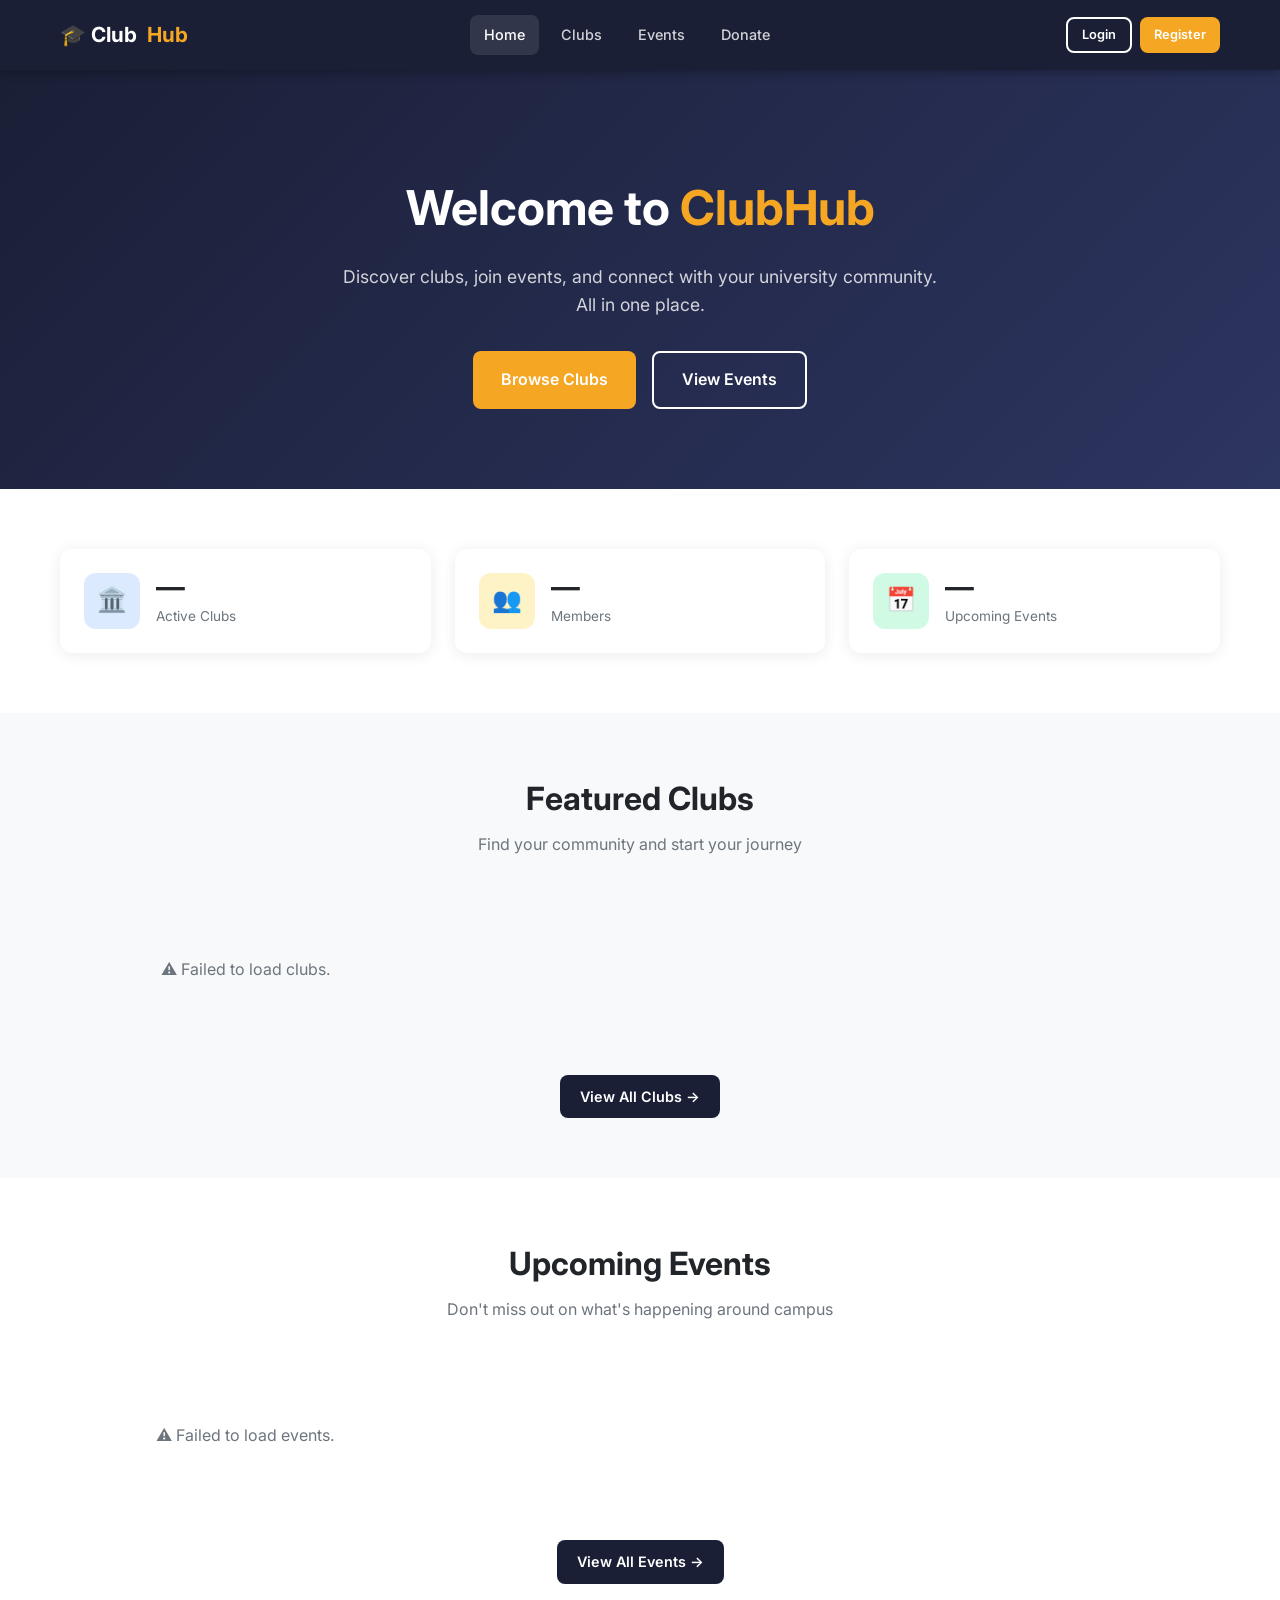
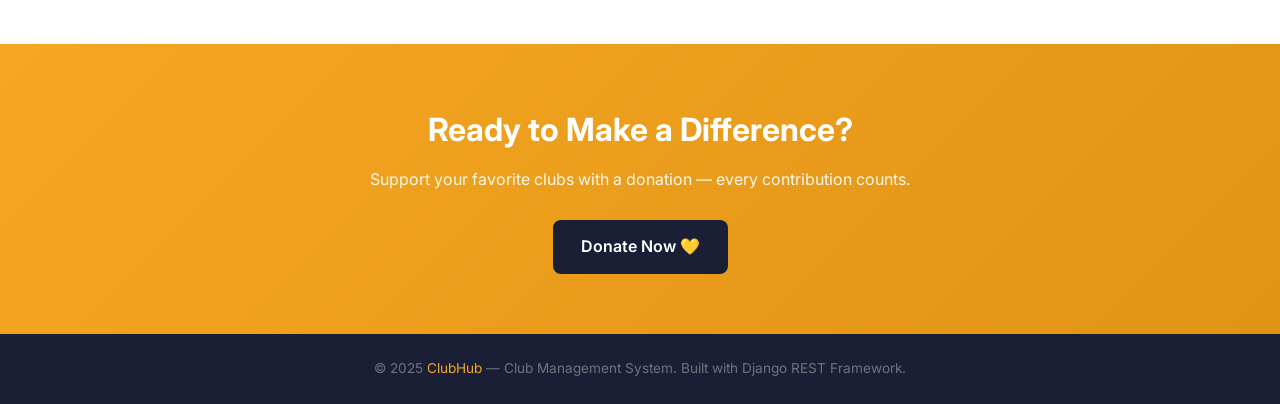
<file: frontend/index.html>
<!DOCTYPE html>
<html lang="en">
<head>
    <meta charset="UTF-8">
    <meta name="viewport" content="width=device-width, initial-scale=1.0">
    <title>ClubHub — Club Management System</title>
    <link rel="preconnect" href="https://fonts.googleapis.com">
    <link href="https://fonts.googleapis.com/css2?family=Inter:wght@400;500;600;700&display=swap" rel="stylesheet">
    <link rel="stylesheet" href="css/base.css">
    <link rel="stylesheet" href="css/navbar.css">
    <link rel="stylesheet" href="css/buttons.css">
    <link rel="stylesheet" href="css/cards.css">
    <style>
        /* Hero Section */
        .hero {
            background: linear-gradient(135deg, var(--primary) 0%, var(--primary-light) 100%);
            color: var(--white);
            padding: 100px 0 80px;
            text-align: center;
        }
        .hero h1 { font-size: 3rem; margin-bottom: 16px; }
        .hero h1 span { color: var(--accent); }
        .hero p { font-size: 1.1rem; color: rgba(255,255,255,0.8); max-width: 600px; margin: 0 auto 32px; }
        .hero-buttons { display: flex; gap: 16px; justify-content: center; flex-wrap: wrap; }

        /* Stats Section */
        .stats-section { padding: 60px 0; background: var(--white); }
        .stats-section .grid-4 { gap: 24px; }

        /* Section headers */
        .section-title { text-align: center; margin-bottom: 40px; }
        .section-title h2 { color: var(--dark); margin-bottom: 8px; }
        .section-title p { color: var(--text-muted); }

        /* CTA Banner */
        .cta-banner {
            background: linear-gradient(135deg, var(--accent), var(--accent-hover));
            padding: 60px 0;
            text-align: center;
            color: var(--white);
        }
        .cta-banner h2 { color: var(--white); margin-bottom: 12px; }
        .cta-banner p { color: rgba(255,255,255,0.9); margin-bottom: 28px; }
    </style>
</head>
<body>

    <!-- Navbar -->
    <div id="navbar"></div>

    <!-- Hero Section -->
    <section class="hero">
        <div class="container">
            <h1>Welcome to <span>ClubHub</span></h1>
            <p>Discover clubs, join events, and connect with your university community. All in one place.</p>
            <div class="hero-buttons">
                <a href="clubs.html" class="btn btn-primary btn-lg">Browse Clubs</a>
                <a href="events.html" class="btn btn-outline-white btn-lg">View Events</a>
            </div>
        </div>
    </section>

    <!-- Stats Section -->
    <section class="stats-section">
        <div class="container">
            <div class="grid-3" id="stats-grid">
                <div class="stat-card">
                    <div class="stat-icon blue">🏛️</div>
                    <div>
                        <div class="stat-value" id="stat-clubs">—</div>
                        <div class="stat-label">Active Clubs</div>
                    </div>
                </div>
                <div class="stat-card">
                    <div class="stat-icon gold">👥</div>
                    <div>
                        <div class="stat-value" id="stat-members">—</div>
                        <div class="stat-label">Members</div>
                    </div>
                </div>
                <div class="stat-card">
                    <div class="stat-icon green">📅</div>
                    <div>
                        <div class="stat-value" id="stat-events">—</div>
                        <div class="stat-label">Upcoming Events</div>
                    </div>
                </div>
            </div>
        </div>
    </section>

    <!-- Featured Clubs -->
    <section class="section" style="background: var(--light);">
        <div class="container">
            <div class="section-title">
                <h2>Featured Clubs</h2>
                <p>Find your community and start your journey</p>
            </div>
            <div class="grid-3" id="clubs-grid">
                <!-- Loaded by JS -->
            </div>
            <div style="text-align:center; margin-top: 32px;">
                <a href="clubs.html" class="btn btn-dark">View All Clubs →</a>
            </div>
        </div>
    </section>

    <!-- Upcoming Events -->
    <section class="section" style="background: var(--white);">
        <div class="container">
            <div class="section-title">
                <h2>Upcoming Events</h2>
                <p>Don't miss out on what's happening around campus</p>
            </div>
            <div class="grid-3" id="events-grid">
                <!-- Loaded by JS -->
            </div>
            <div style="text-align:center; margin-top: 32px;">
                <a href="events.html" class="btn btn-dark">View All Events →</a>
            </div>
        </div>
    </section>

    <!-- CTA Banner -->
    <section class="cta-banner">
        <div class="container">
            <h2>Ready to Make a Difference?</h2>
            <p>Support your favorite clubs with a donation — every contribution counts.</p>
            <a href="donate.html" class="btn btn-dark btn-lg">Donate Now 💛</a>
        </div>
    </section>

    <!-- Footer -->
    <div id="footer"></div>

    <!-- Scripts -->
    <script src="js/config.js"></script>
    <script src="js/utils.js"></script>
    <script src="js/clubs.js"></script>
    <script src="js/auth.js"></script>
    <script>
        // Initialize page
        Utils.renderNavbar('home');
        Utils.renderFooter();

        Clubs.loadClubs();

        // Load stats
        async function loadStats() {
            try {
                const clubsRes = await Utils.get(CONFIG.ENDPOINTS.CLUBS);
                const clubsData = await clubsRes.json();
                document.getElementById('stat-clubs').textContent = clubsData.length;

                const eventsRes = await Utils.get(CONFIG.ENDPOINTS.EVENTS + '?status=UPCOMING');
                const eventsData = await eventsRes.json();
                document.getElementById('stat-events').textContent = eventsData.length;

                let totalMembers = 0;
                clubsData.forEach(c => totalMembers += (c.member_count || 0));
                document.getElementById('stat-members').textContent = totalMembers;

                document.getElementById('stat-donations').textContent = '—';
            } catch (e) {
                console.log('Stats load error:', e);
            }
        }

        // Load featured clubs
        async function loadClubs() {
            const grid = document.getElementById('clubs-grid');
            Utils.showLoading('clubs-grid');
            try {
                const res = await Utils.get(CONFIG.ENDPOINTS.CLUBS);
                const clubs = await res.json();
                const featured = clubs.slice(0, 3);
                if (featured.length === 0) {
                    Utils.showEmpty('clubs-grid', 'No clubs available yet.');
                    return;
                }
                grid.innerHTML = featured.map(club => `
                    <div class="card club-card" onclick="window.location='club-detail.html?id=${club.id}'">
                        <div class="club-card-image">🎓</div>
                        <div class="card-body">
                            <h3>${club.name}</h3>
                            <p>${Utils.truncate(club.description, 100)}</p>
                            <div class="club-card-meta">
                                <span>👥 ${club.member_count} / ${club.max_members} members</span>
                                ${club.is_full ? '<span class="badge badge-danger">Full</span>' : '<span class="badge badge-success">Open</span>'}
                            </div>
                            <div class="progress-bar-wrap">
                                <div class="progress-bar-fill ${club.is_full ? 'full' : ''}"
                                     style="width: ${Math.min((club.member_count/club.max_members)*100, 100)}%">
                                </div>
                            </div>
                        </div>
                        <div class="card-footer">
                            <a href="club-detail.html?id=${club.id}" class="btn btn-dark btn-sm">View Details</a>
                        </div>
                    </div>
                `).join('');
            } catch (e) {
                Utils.showError('clubs-grid', 'Failed to load clubs.');
            }
        }

        // Load upcoming events
        async function loadEvents() {
            const grid = document.getElementById('events-grid');
            Utils.showLoading('events-grid');
            try {
                const res = await Utils.get(CONFIG.ENDPOINTS.EVENTS + '?status=UPCOMING');
                const events = await res.json();
                const featured = events.slice(0, 3);
                if (featured.length === 0) {
                    Utils.showEmpty('events-grid', 'No upcoming events yet.');
                    return;
                }
                grid.innerHTML = featured.map(event => {
                    const date = new Date(event.date);
                    return `
                    <div class="card">
                        <div class="card-body">
                            <div class="flex gap-2" style="margin-bottom:16px;">
                                <div class="event-card-date">
                                    <div class="day">${date.getDate()}</div>
                                    <div class="month">${date.toLocaleString('default',{month:'short'})}</div>
                                </div>
                                <div>
                                    <h4 style="color:var(--dark);margin-bottom:4px;">${event.title}</h4>
                                    <p style="font-size:0.85rem;">📍 ${event.location}</p>
                                    <p style="font-size:0.85rem;">🏛️ ${event.club?.name || 'N/A'}</p>
                                </div>
                            </div>
                            <p style="font-size:0.85rem;">${Utils.truncate(event.description, 80)}</p>
                        </div>
                        <div class="card-footer">
                            <a href="events.html" class="btn btn-primary btn-sm">View Event</a>
                        </div>
                    </div>
                    `;
                }).join('');
            } catch (e) {
                Utils.showError('events-grid', 'Failed to load events.');
            }
        }

        // Run on page load
        loadStats();
        loadClubs();
        loadEvents();
    </script>
</body>
</html>
</file>
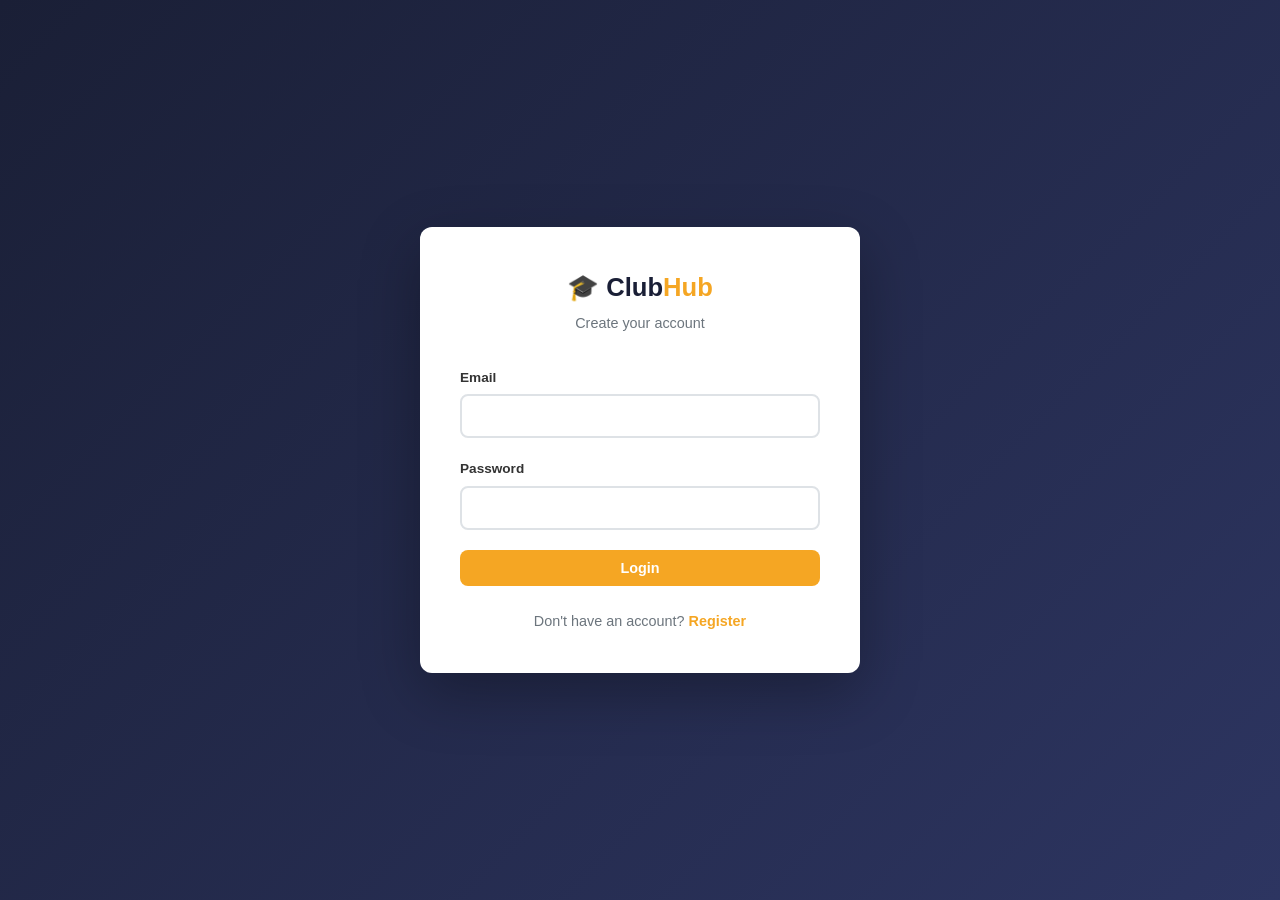
<file: frontend/admin.html>
<!DOCTYPE html>
<html>
<head>
    <title>Admin Panel</title>
    <link rel="stylesheet" href="css/base.css">
    <link rel="stylesheet" href="css/navbar.css">
    <link rel="stylesheet" href="css/buttons.css">
    <link rel="stylesheet" href="css/cards.css">
    <link rel="stylesheet" href="css/forms.css">
    <link rel="stylesheet" href="css/dashboard.css">
</head>
<body>

<div id="navbar"></div>

<h2>Admin Panel</h2>

<h3>Pending Membership Requests</h3>

<div class="dashboard-layout">

    <!-- 🔹 SIDEBAR -->
    <div class="sidebar">
        <div class="sidebar-section">
            <div class="sidebar-label">Admin Panel</div>

            <div class="sidebar-link active" onclick="Admin.showSection(event, 'overview')">
                📊 Overview
            </div>

            <div class="sidebar-link" onclick="Admin.showSection(event, 'memberships')">
                🏛️ Memberships
            </div>

            <div class="sidebar-link" onclick="Admin.showSection(event, 'clubs')">
                🏛️ Clubs
            </div>

            <div class="sidebar-link" onclick="Admin.showSection(event, 'events')">
                📅 Events
            </div>

            <div class="sidebar-link" onclick="Admin.showSection(event, 'donations')">
                💰 Donations
            </div>
        </div>
    </div>

    <!-- 🔹 MAIN -->
    <div class="dashboard-main">

        <!-- OVERVIEW -->
        <div id="overview" class="dashboard-section active">
            <div class="stats-row">

                <div class="stat-card">
                    <div class="stat-icon blue">👥</div>
                    <div>
                        <div id="stat-users" class="stat-value">0</div>
                        <div class="stat-label">Users</div>
                    </div>
                </div>

                <div class="stat-card">
                    <div class="stat-icon green">🏛️</div>
                    <div>
                        <div id="stat-clubs" class="stat-value">0</div>
                        <div class="stat-label">Clubs</div>
                    </div>
                </div>

                <div class="stat-card">
                    <div class="stat-icon gold">💰</div>
                    <div>
                        <div id="stat-donations" class="stat-value">0</div>
                        <div class="stat-label">Donations</div>
                    </div>
                </div>

            </div>
        </div>

        <!-- MEMBERSHIPS -->
        <div id="memberships" class="dashboard-section">
            <h2>Pending Memberships</h2>
            <div id="pending-memberships" class="grid-3"></div>
        </div>

        <!-- CLUBS -->
        <div id="clubs" class="dashboard-section">
            <h2>All Clubs</h2>
            <button onclick="Admin.showCreateClubModal()" class="btn btn-primary" style="margin-bottom: 20px;">
                + Create New Club
            </button>
            <div id="clubs-list" class="grid-3"></div>
        </div>

        <!-- CREATE CLUB MODAL -->
        <div id="create-club-modal" class="modal" style="display: none;">
            <div class="modal-content">
                <span onclick="Admin.closeCreateClubModal()" class="close">&times;</span>
                <h2>Create New Club</h2>
                <form id="create-club-form">
                    <div class="form-group">
                        <label>Club Name</label>
                        <input type="text" id="club-name" required>
                    </div>
                    <div class="form-group">
                        <label>Description</label>
                        <textarea id="club-description" required></textarea>
                    </div>
                    <button type="submit" class="btn btn-primary">Create Club</button>
                </form>
            </div>
        </div>

        <!-- CLUB MEMBERS MODAL -->
        <div id="club-members-modal" class="modal" style="display: none;">
            <div class="modal-content">
                <span onclick="Admin.closeClubMembersModal()" class="close">&times;</span>
                <h2>Club Members</h2>
                <div id="club-members-list"></div>
            </div>
        </div>

        <!-- EVENTS -->
        <div id="events" class="dashboard-section">
            <h2>All Events</h2>

            <div class="card" style="margin-bottom: 24px;">
                <div class="card-body">
                    <h3>Create Event</h3>
                    <form id="admin-create-event-form">
                        <div class="form-group">
                            <label>Club</label>
                            <select id="admin-event-club" required>
                                <option value="">Select a club...</option>
                            </select>
                        </div>
                        <div class="form-group">
                            <label>Title</label>
                            <input type="text" id="admin-event-title" required>
                        </div>
                        <div class="form-group">
                            <label>Description</label>
                            <textarea id="admin-event-description" required></textarea>
                        </div>
                        <div class="form-group">
                            <label>Date & Time</label>
                            <input type="datetime-local" id="admin-event-date" required>
                        </div>
                        <div class="form-group">
                            <label>Location</label>
                            <input type="text" id="admin-event-location" required>
                        </div>
                        <div class="form-group">
                            <label>Capacity</label>
                            <input type="number" id="admin-event-capacity" min="1" required>
                        </div>
                        <button type="submit" class="btn btn-primary">Create Event</button>
                    </form>
                </div>
            </div>

            <div id="events-list" class="grid-3"></div>
        </div>

        <!-- DONATIONS -->
        <div id="donations" class="dashboard-section">
            <h2>All Donations</h2>
            <div id="donations-list" class="grid-3"></div>
        </div>

    </div>
</div>

<div id="pending-memberships"></div>

<h3>All Users</h3>
<div id="users"></div>

<div id="footer"></div>

<script src="js/config.js"></script>
<script src="js/utils.js"></script>
<script src="js/auth.js"></script>
<script src="js/admin.js"></script>

<script>
Utils.renderNavbar();
Utils.renderFooter();

Admin.init();
</script>

</body>
</html>
</file>
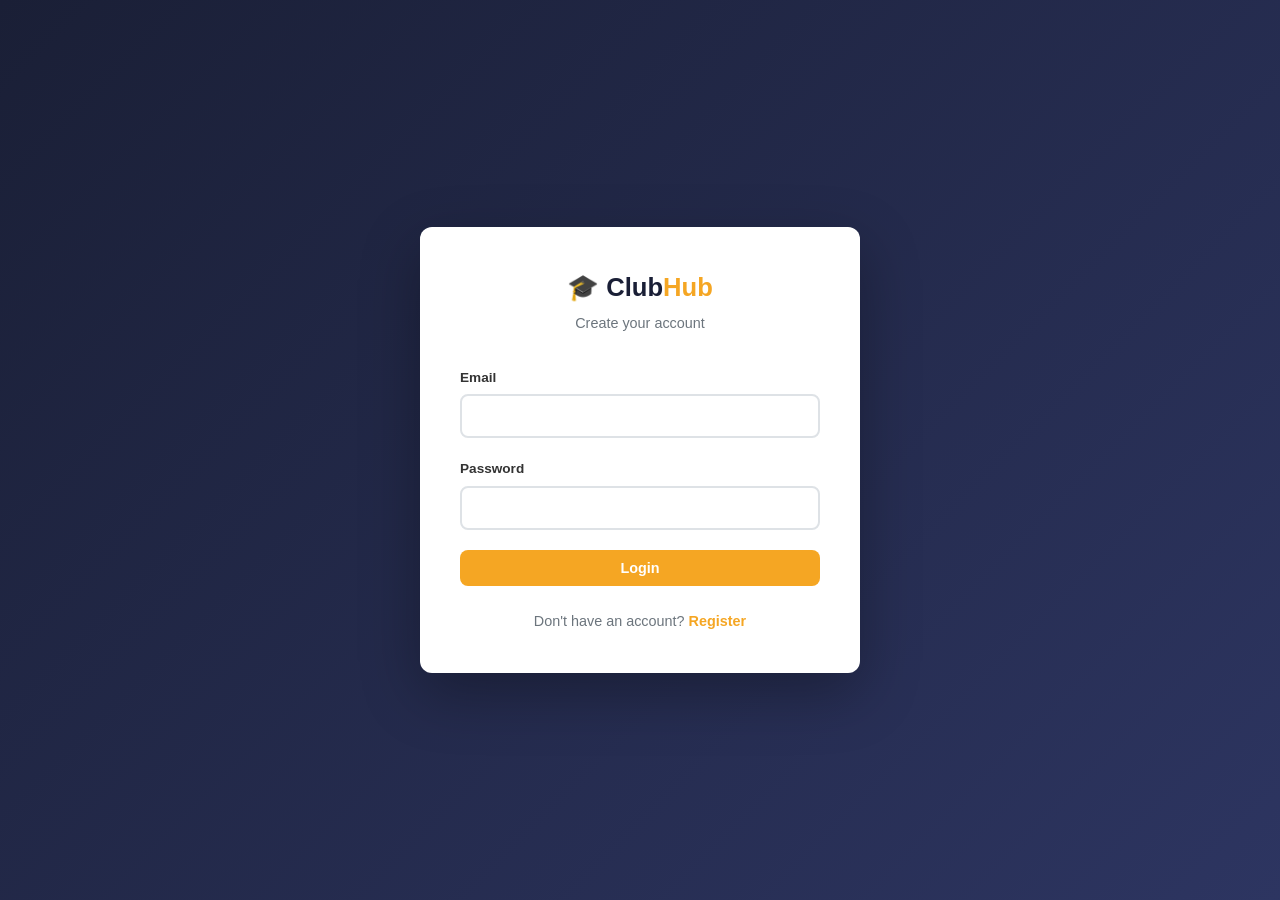
<file: frontend/club-admin.html>
<!DOCTYPE html>
<html>
<head>
    <title>Club Admin Panel</title>
    <link rel="stylesheet" href="css/base.css">
    <link rel="stylesheet" href="css/navbar.css">
    <link rel="stylesheet" href="css/buttons.css">
    <link rel="stylesheet" href="css/cards.css">
    <link rel="stylesheet" href="css/forms.css">
    <link rel="stylesheet" href="css/dashboard.css">
</head>
<body>

<div id="navbar"></div>

<h2>My Club Dashboard</h2>

<div class="dashboard-layout">

    <!-- Sidebar -->
    <div class="sidebar">
        <div class="sidebar-section">
            <div class="sidebar-label">Club Admin</div>

            <div class="sidebar-link active" onclick="ClubAdmin.showSection(event, 'overview')">
                📊 Overview
            </div>

            <div class="sidebar-link" onclick="ClubAdmin.showSection(event, 'pending')">
                🏛️ Pending Applications
            </div>

            <div class="sidebar-link" onclick="ClubAdmin.showSection(event, 'members')">
                👥 Members
            </div>

            <div class="sidebar-link" onclick="ClubAdmin.showSection(event, 'events')">
                📅 Events
            </div>

            <div class="sidebar-link" onclick="ClubAdmin.showSection(event, 'donations')">
                💰 Donations
            </div>
        </div>
    </div>

    <!-- Main -->
    <div class="dashboard-main">

        <!-- Overview -->
        <div id="overview" class="dashboard-section active">
            <h2>My Clubs</h2>
            <div id="my-clubs-list" class="grid-3"></div>
        </div>

        <!-- Pending Applications -->
        <div id="pending" class="dashboard-section">
            <h2>Pending Membership Applications</h2>
            <div id="pending-list" class="grid-3"></div>
        </div>

        <!-- Members -->
        <div id="members" class="dashboard-section">
            <h2>Club Members</h2>
            <div id="members-list" class="grid-3"></div>
        </div>

        <!-- Events -->
        <div id="events" class="dashboard-section">
            <h2>Club Events</h2>

            <div id="create-club-event-section" style="display:none; margin-bottom: 24px;">
                <div class="card">
                    <div class="card-body">
                        <h3>Create Event for Selected Club</h3>
                        <form id="club-admin-create-event-form">
                            <div class="form-group">
                                <label>Event Title</label>
                                <input type="text" id="club-event-title" required>
                            </div>
                            <div class="form-group">
                                <label>Description</label>
                                <textarea id="club-event-description" required></textarea>
                            </div>
                            <div class="form-group">
                                <label>Date & Time</label>
                                <input type="datetime-local" id="club-event-date" required>
                            </div>
                            <div class="form-group">
                                <label>Location</label>
                                <input type="text" id="club-event-location" required>
                            </div>
                            <div class="form-group">
                                <label>Capacity</label>
                                <input type="number" id="club-event-capacity" min="1" required>
                            </div>
                            <button type="submit" class="btn btn-primary">Create Event</button>
                        </form>
                    </div>
                </div>
            </div>

            <div id="club-events-list" class="grid-3"></div>
        </div>

        <!-- Donations -->
        <div id="donations" class="dashboard-section">
            <h2>Club Donations</h2>
            <div id="club-donations-list" class="grid-3"></div>
        </div>

    </div>
</div>

<div id="footer"></div>

<script src="js/config.js"></script>
<script src="js/utils.js"></script>
<script src="js/auth.js"></script>
<script src="js/club-admin.js"></script>

<script>
Utils.renderNavbar();
Utils.renderFooter();

ClubAdmin.init();
</script>

</body>
</html>
</file>
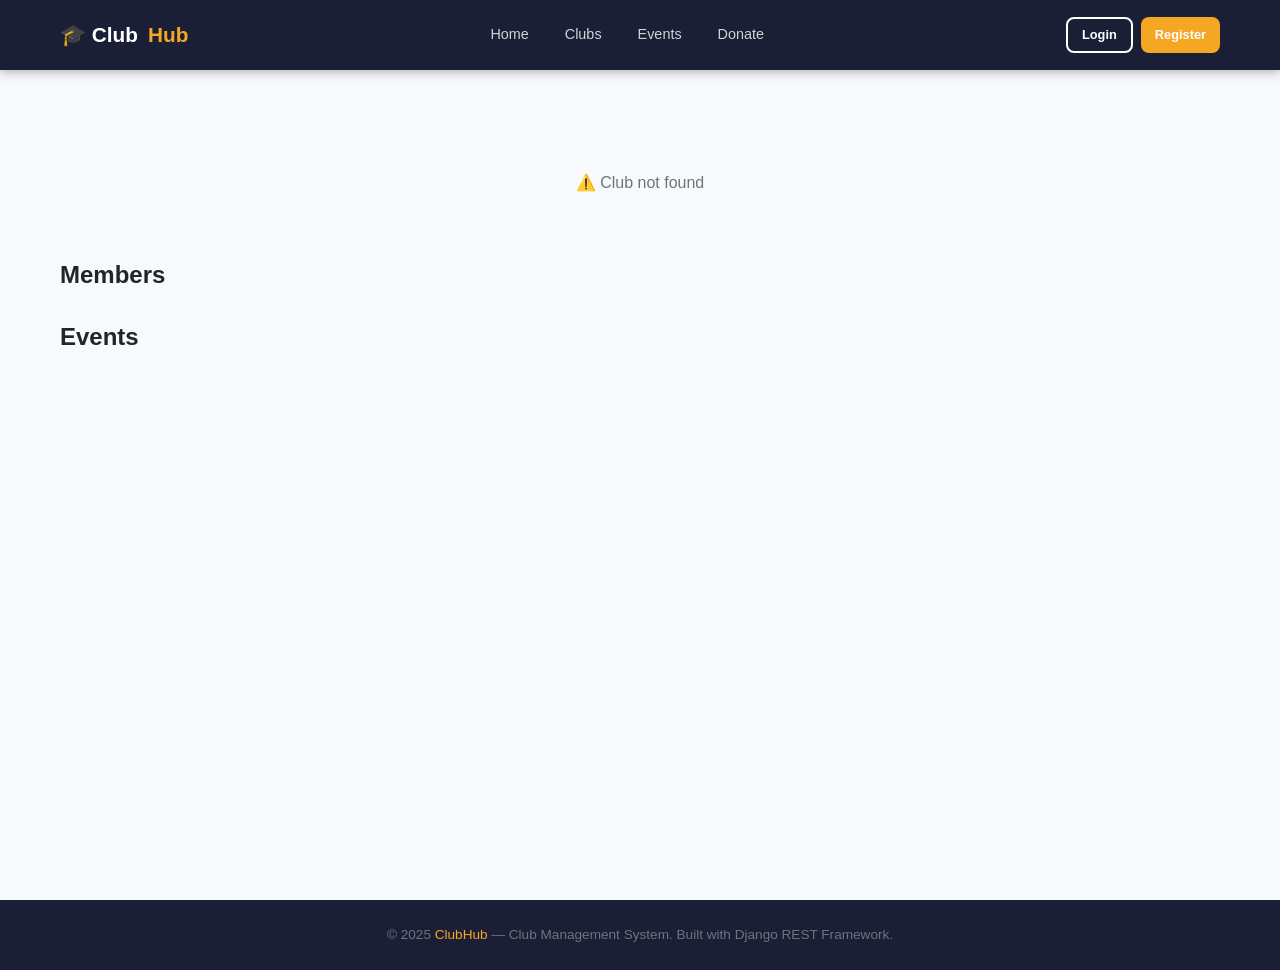
<file: frontend/club-detail.html>
<!DOCTYPE html>
<html>
<head>
    <title>Club Details</title>

    <!-- ✅ CSS (VERY IMPORTANT) -->
    <link rel="stylesheet" href="css/base.css">
    <link rel="stylesheet" href="css/navbar.css">
    <link rel="stylesheet" href="css/buttons.css">
    <link rel="stylesheet" href="css/cards.css">
    <link rel="stylesheet" href="css/dashboard.css">
</head>

<body>

<div id="navbar"></div>

<div class="page-wrapper">
    <div class="container">

        <!-- 🔹 CLUB INFO -->
        <div id="club-detail"></div>

        <!-- 🔹 MEMBERS -->
        <div class="section-header">
            <h2>Members</h2>
        </div>

        <div id="members-list" class="grid-3"></div>

        <!-- 🔹 EVENTS -->
        <div class="section-header">
            <h2>Events</h2>
        </div>

        <div id="events-list" class="grid-3"></div>

    </div>
</div>

<div id="footer"></div>

<script src="js/config.js"></script>
<script src="js/utils.js"></script>
<script src="js/auth.js"></script>
<script src="js/club-detail.js"></script>

<script>
Utils.renderNavbar();
Utils.renderFooter();

ClubDetail.init();
</script>

</body>
</html>
</file>
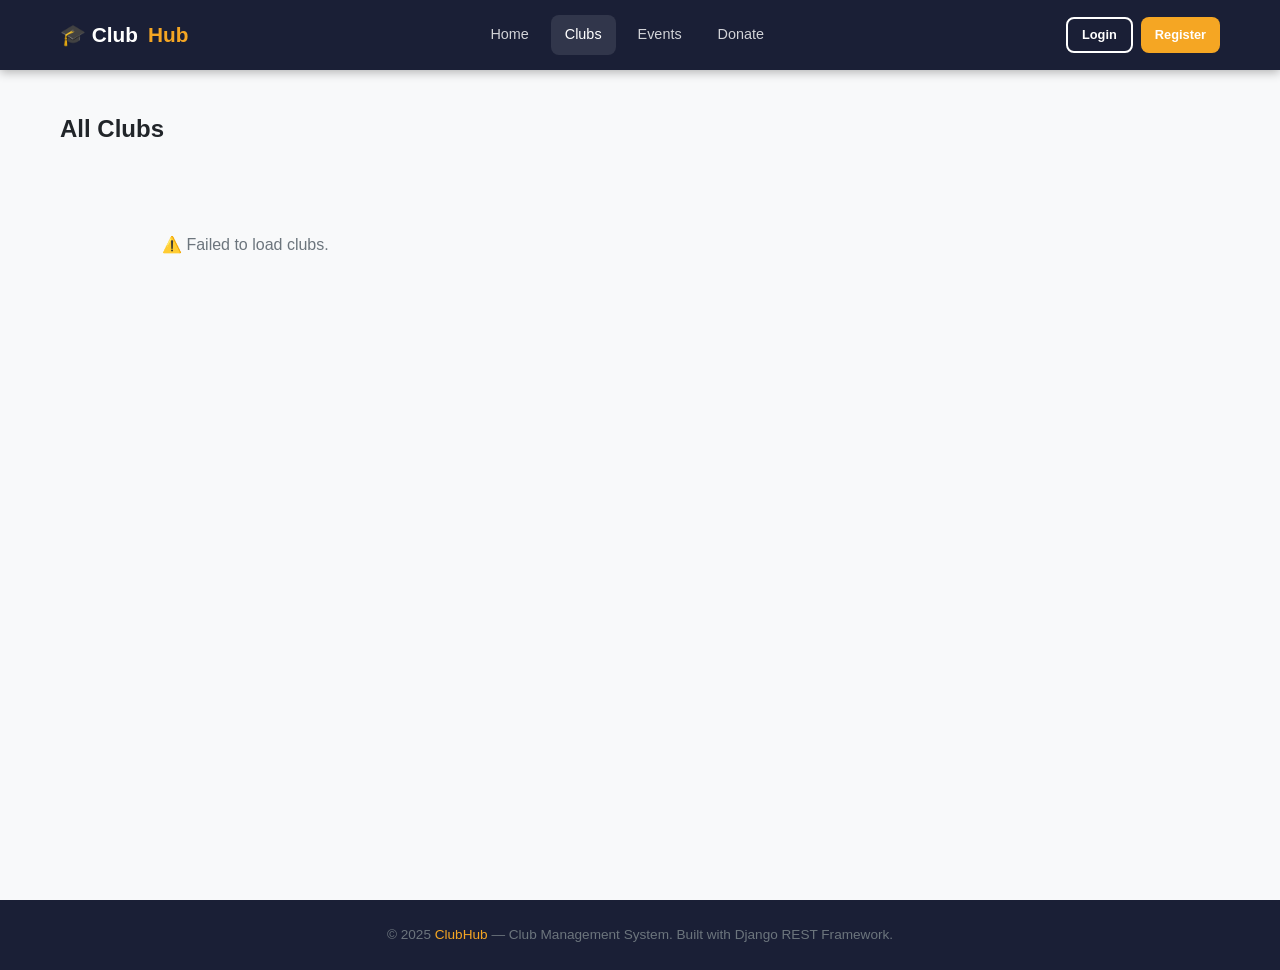
<file: frontend/clubs.html>
<!DOCTYPE html>
<html>
<head>
    <title>Clubs</title>
    <link rel="stylesheet" href="css/base.css">
    <link rel="stylesheet" href="css/navbar.css">
    <link rel="stylesheet" href="css/buttons.css">
    <link rel="stylesheet" href="css/cards.css">
    <link rel="stylesheet" href="css/forms.css">
    <link rel="stylesheet" href="css/dashboard.css">
</head>
<body>

<div id="navbar"></div>

<div class="page-wrapper">
    <div class="container">

        <div class="section-header">
            <h2>All Clubs</h2>
        </div>

        <div id="clubs-grid" class="grid-3"></div>

    </div>
</div>

<div id="footer"></div>

<script src="js/config.js"></script>
<script src="js/utils.js"></script>
<script src="js/auth.js"></script>
<script src="js/clubs.js"></script>

<script>
Utils.renderNavbar('clubs');
Utils.renderFooter();

// 🔥 Load clubs
Clubs.loadClubs();
</script>

</body>
</html>
</file>
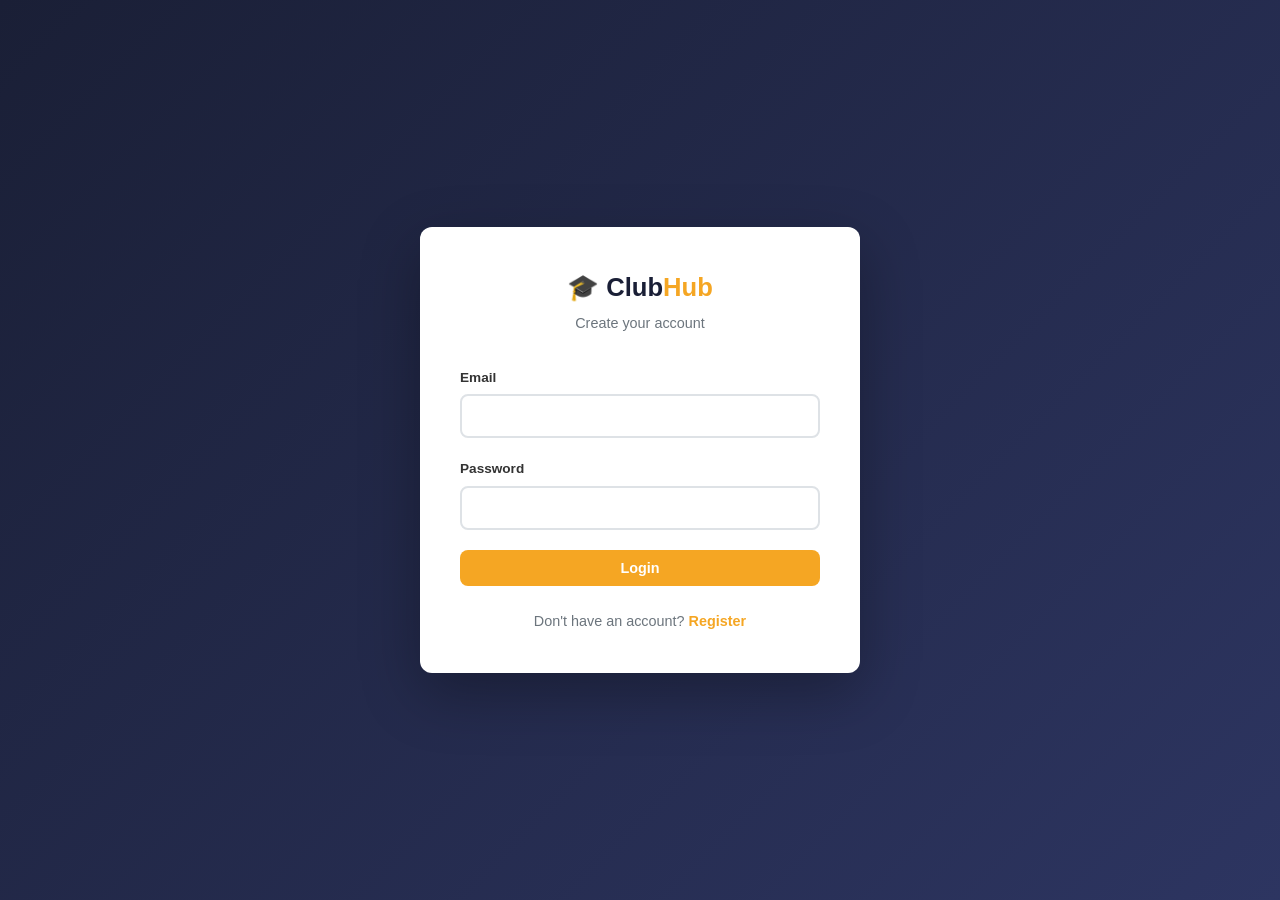
<file: frontend/dashboard.html>
<!DOCTYPE html>
<html>
<head>
    <title>Dashboard</title>
    <link rel="stylesheet" href="css/base.css">
    <link rel="stylesheet" href="css/navbar.css">
    <link rel="stylesheet" href="css/buttons.css">
    <link rel="stylesheet" href="css/cards.css">
    <link rel="stylesheet" href="css/forms.css">
    <link rel="stylesheet" href="css/dashboard.css">
</head>
<body>

<div id="navbar"></div>

<h2>My Dashboard</h2>

<h3>My Memberships</h3>
<div class="dashboard-layout">

    <!-- Sidebar -->
    <div class="sidebar">
        <div class="sidebar-section">
            <div class="sidebar-label">Dashboard</div>

            <div class="sidebar-link active" onclick="Dashboard.showSection('overview')">
                📊 Overview
            </div>

            <div class="sidebar-link" onclick="Dashboard.showSection('memberships')">
                🏛️ Memberships
            </div>

            <div class="sidebar-link" onclick="Dashboard.showSection('events')">
                📅 Events
            </div>

            <div class="sidebar-link" onclick="Dashboard.showSection('donations')">
                💰 Donations
            </div>

            <div id="clubs-link" class="sidebar-link" onclick="Dashboard.showSection('clubs')" style="display: none;">
                🏛️ Clubs
            </div>
        </div>
    </div>

    <!-- Main -->
    <div class="dashboard-main">

        <!-- Success Notification -->
        <div id="donation-success-notification" class="success-notification" style="display: none;">
            <div class="notification-content">
                <span class="notification-icon">✅</span>
                <div class="notification-text">
                    <div class="notification-title">Donation Successful!</div>
                    <div class="notification-details" id="donation-details"></div>
                </div>
                <button class="notification-close" onclick="Dashboard.closeDonationNotification()">✕</button>
            </div>
        </div>

        <!-- 🔹 OVERVIEW -->
        <div id="overview" class="dashboard-section active">

            <div class="stats-row">

                <div class="stat-card">
                    <div class="stat-icon blue">🏛️</div>
                    <div>
                        <div class="stat-value" id="stat-memberships">0</div>
                        <div class="stat-label">Memberships</div>
                    </div>
                </div>

                <div class="stat-card">
                    <div class="stat-icon green">📅</div>
                    <div>
                        <div class="stat-value" id="stat-events">0</div>
                        <div class="stat-label">Events</div>
                    </div>
                </div>

                <div class="stat-card">
                    <div class="stat-icon gold">💰</div>
                    <div>
                        <div class="stat-value" id="stat-donations">0</div>
                        <div class="stat-label">Donations</div>
                    </div>
                </div>

                <div id="stat-clubs-card" class="stat-card" style="display: none;">
                    <div class="stat-icon purple">🏛️</div>
                    <div>
                        <div class="stat-value" id="stat-clubs">0</div>
                        <div class="stat-label">Clubs</div>
                    </div>
                </div>

            </div>
        </div>

        <!-- 🔹 MEMBERSHIPS -->
        <div id="memberships" class="dashboard-section">
            <div class="section-header">
                <h2>My Memberships</h2>
            </div>
            <div id="memberships-list" class="grid-3"></div>
        </div>

        <!-- 🔹 EVENTS -->
        <div id="events" class="dashboard-section">
            <div class="section-header">
                <h2>My Events</h2>
            </div>
            <div id="events-list" class="grid-3"></div>
        </div>

        <!-- 🔹 DONATIONS -->
        <div id="donations" class="dashboard-section">
            <div class="section-header">
                <h2>My Donations</h2>
            </div>
            <div id="donations-list" class="grid-3"></div>
        </div>

        <!-- 🔹 CLUBS -->
        <div id="clubs" class="dashboard-section">
            <div class="section-header">
                <h2>Manage Clubs</h2>
            </div>
            <div id="clubs-list" class="grid-3"></div>
        </div>

    </div>
</div>

<div id="footer"></div>

<script src="js/config.js"></script>
<script src="js/utils.js"></script>
<script src="js/auth.js"></script>
<script src="js/dashboard.js"></script>

<script>
Utils.renderNavbar();
Utils.renderFooter();

Dashboard.init();
</script>

</body>
</html>
</file>
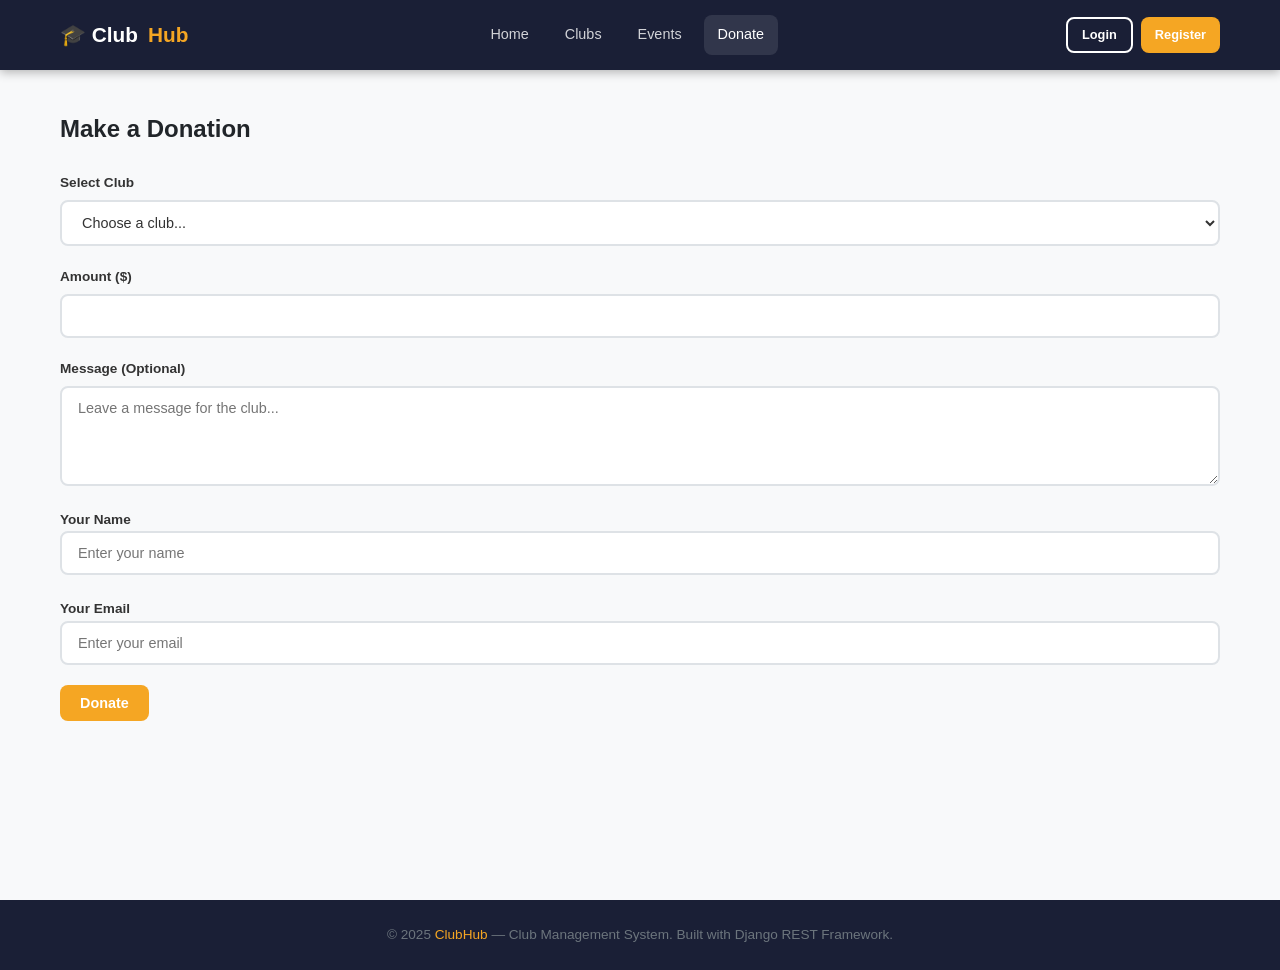
<file: frontend/donate.html>
<!DOCTYPE html>
<html>
<head>
    <title>Donate</title>

    <!-- CSS -->
    <link rel="stylesheet" href="css/base.css">
    <link rel="stylesheet" href="css/navbar.css">
    <link rel="stylesheet" href="css/buttons.css">
    <link rel="stylesheet" href="css/forms.css">
    <link rel="stylesheet" href="css/dashboard.css">
</head>

<body>

<div id="navbar"></div>

<!-- Guest Success Notification -->
<div id="guest-donation-success" class="success-notification" style="display: none;">
    <div class="notification-content">
        <span class="notification-icon">✅</span>
        <div class="notification-text">
            <div class="notification-title">Donation Successful!</div>
            <div class="notification-details" id="guest-donation-details"></div>
        </div>
        <button class="notification-close" onclick="Donations.closeGuestNotification()">✕</button>
    </div>
</div>

<div class="page-wrapper">
    <div class="container">

        <div class="section-header">
            <h2>Make a Donation</h2>
        </div>

        <div class="card">
            <div class="card-body">

                <form id="donationForm">

                    <div class="form-group">
                        <label>Select Club</label>
                        <select id="club" required>
                            <option value="">Choose a club...</option>
                        </select>
                    </div>

                    <div class="form-group">
                        <label>Amount ($)</label>
                        <input type="number" id="amount" min="1" step="0.01" required>
                    </div>

                    <div class="form-group">
                        <label>Message (Optional)</label>
                        <textarea id="message" placeholder="Leave a message for the club..."></textarea>
                    </div>

                    <div class="form-group" id="guestFields" style="display: none;">
                        <label>Your Name</label>
                        <input type="text" id="guestName" placeholder="Enter your name">
                    </div>

                    <div class="form-group" id="guestEmailField" style="display: none;">
                        <label>Your Email</label>
                        <input type="email" id="guestEmail" placeholder="Enter your email">
                    </div>

                    <button type="submit" class="btn btn-primary">
                        Donate
                    </button>

                </form>

            </div>
        </div>

    </div>
</div>

<div id="footer"></div>

<script src="js/config.js"></script>
<script src="js/utils.js"></script>
<script src="js/auth.js"></script>
<script src="js/donations.js"></script>

<script>
Utils.renderNavbar('donate');
Utils.renderFooter();

Donations.init();
</script>

</body>
</html>
</file>
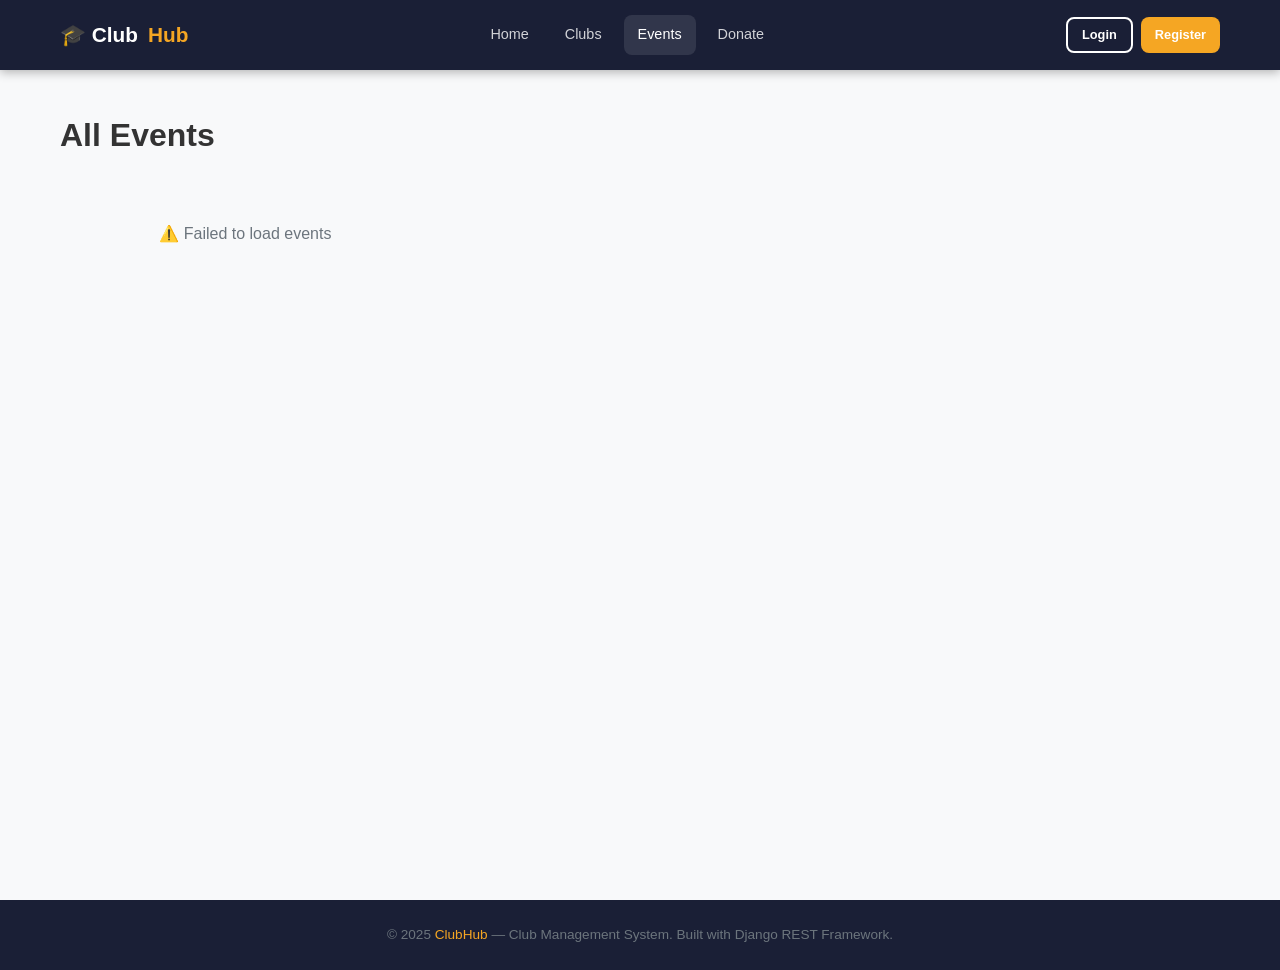
<file: frontend/events.html>
<!DOCTYPE html>
<html>
<head>
    <title>Events</title>

    <!-- CSS -->
    <link rel="stylesheet" href="css/base.css">
    <link rel="stylesheet" href="css/navbar.css">
    <link rel="stylesheet" href="css/buttons.css">
    <link rel="stylesheet" href="css/cards.css">
    <link rel="stylesheet" href="css/forms.css">
</head>

<body>

<div id="navbar"></div>

<div class="page-wrapper">
    <div class="container">

        <!-- Create Event Control (button and hidden form) -->
        <div id="create-event-control" style="display: none; margin-bottom: 20px;">
            <button id="show-create-event-btn" class="btn btn-primary">+ Create New Event</button>
        </div>
        <div id="create-event-section" style="display: none;">
            <div class="card">
                <div class="card-body">
                    <h3>Create New Event</h3>
                    <form id="create-event-form">
                        <div class="form-group">
                            <label>Club</label>
                            <select id="event-club" required>
                                <option value="">Select a club...</option>
                            </select>
                        </div>
                        <div class="form-group">
                            <label>Event Title</label>
                            <input type="text" id="event-title" required>
                        </div>
                        <div class="form-group">
                            <label>Description</label>
                            <textarea id="event-description" required></textarea>
                        </div>
                        <div class="form-group">
                            <label>Date & Time</label>
                            <input type="datetime-local" id="event-date" required>
                        </div>
                        <div class="form-group">
                            <label>Location</label>
                            <input type="text" id="event-location" required>
                        </div>
                        <div class="form-group">
                            <label>Capacity</label>
                            <input type="number" id="event-capacity" min="1" required>
                        </div>
                        <button type="submit" class="btn btn-primary">Create Event</button>
                    </form>
                </div>
            </div>
            <br><br>
        </div>

        <div class="section-header">
            <h2>All Events</h2>
        </div>

        <div id="events-grid" class="grid-3"></div>

    </div>
</div>

<div id="footer"></div>

<script src="js/config.js"></script>
<script src="js/utils.js"></script>
<script src="js/auth.js"></script>
<script src="js/events.js"></script>

<script>
Utils.renderNavbar('events');
Utils.renderFooter();
</script>

</body>
</html>
</file>
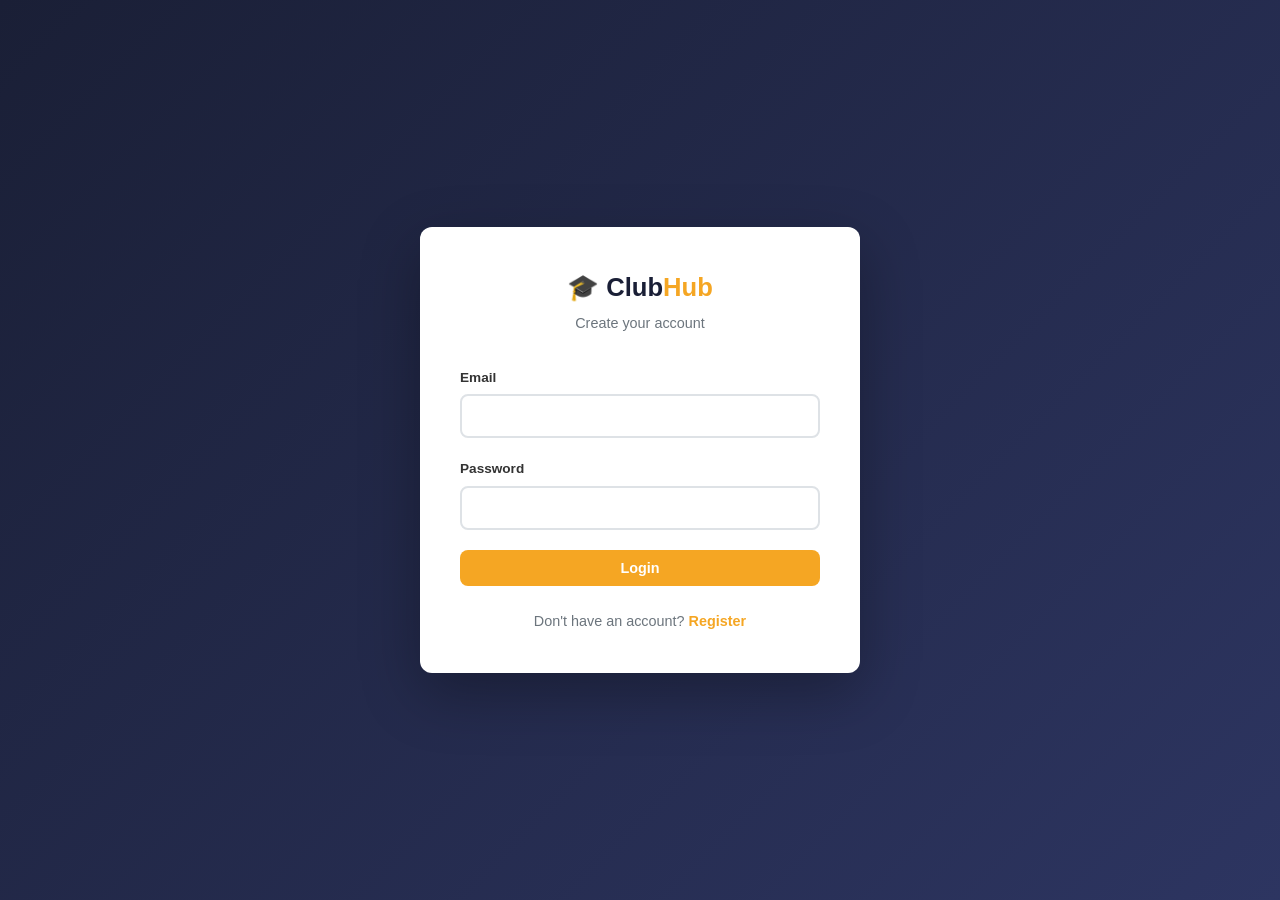
<file: frontend/login.html>
<!DOCTYPE html>
<html>
<head>
    <title>Login</title>
    <link rel="stylesheet" href="css/base.css">
    <link rel="stylesheet" href="css/navbar.css">
    <link rel="stylesheet" href="css/buttons.css">
    <link rel="stylesheet" href="css/cards.css">
    <link rel="stylesheet" href="css/forms.css">
    <link rel="stylesheet" href="css/dashboard.css">
</head>
<body class="auth-page">

<div class="auth-card">

   <a href="index.html" class="auth-logo">
    <h1>🎓 Club<span>Hub</span></h1>
    <p>Create your account</p>
</a>

    <form id="loginForm">

        <div class="form-group">
            <label>Email</label>
            <input type="email" id="email" required>
        </div>

        <div class="form-group">
            <label>Password</label>
            <input type="password" id="password" required>
        </div>

        <button class="btn btn-primary btn-full">Login</button>

    </form>

    <div class="auth-footer">
        Don't have an account? <a href="register.html">Register</a>
    </div>

</div>

<!-- JS -->
<script src="js/config.js"></script>
<script src="js/utils.js"></script>
<script src="js/auth.js"></script>

<script>
document.getElementById('loginForm').addEventListener('submit', async (e) => {
    e.preventDefault();

    const email = document.getElementById('email').value;
    const password = document.getElementById('password').value;

    try {
        const result = await Auth.login(email, password);

        if (result.success) {
            Utils.showToast('Login successful! 🎉');
            Utils.redirect('dashboard.html');
        } else {
            Utils.showToast(result.error.detail || 'Invalid email or password', 'error');
        }

    } catch (err) {
        Utils.showToast('Something went wrong', 'error');
    }
});
</script>

</body>
</html>
</file>
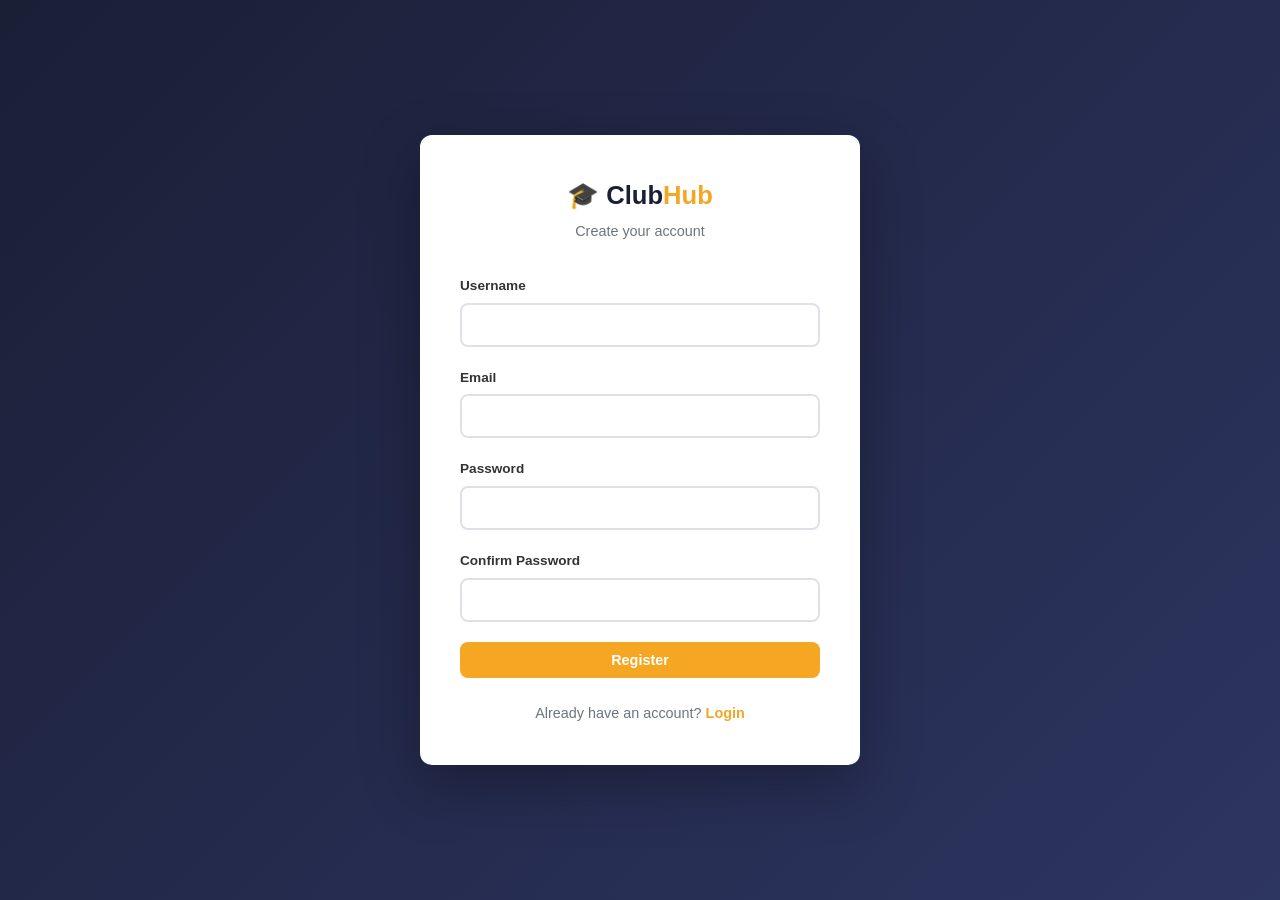
<file: frontend/register.html>
<!DOCTYPE html>
<html>
<head>
    <title>Register</title>

    <!-- CSS -->
    <link rel="stylesheet" href="css/base.css">
    <link rel="stylesheet" href="css/navbar.css">
    <link rel="stylesheet" href="css/buttons.css">
    <link rel="stylesheet" href="css/cards.css">
    <link rel="stylesheet" href="css/forms.css">
    <link rel="stylesheet" href="css/dashboard.css">
</head>

<body class="auth-page">

<div class="auth-card">

    <!-- 🔹 Logo -->
   <a href="index.html" class="auth-logo">
    <h1>🎓 Club<span>Hub</span></h1>
    <p>Create your account</p>
</a>

    <!-- 🔹 FORM -->
    <form id="registerForm">

        <div class="form-group">
            <label>Username</label>
            <input type="text" id="username" required>
        </div>

        <div class="form-group">
            <label>Email</label>
            <input type="email" id="email" required>
        </div>

        <div class="form-group">
            <label>Password</label>
            <input type="password" id="password" minlength="8" required>
        </div>

        <div class="form-group">
            <label>Confirm Password</label>
            <input type="password" id="confirm_password" minlength="8" required>
        </div>

        <button class="btn btn-primary btn-full">
            Register
        </button>

    </form>

    <!-- 🔹 Footer -->
    <div class="auth-footer">
        Already have an account?
        <a href="login.html">Login</a>
    </div>

</div>

<!-- JS -->
<script src="js/config.js"></script>
<script src="js/utils.js"></script>
<script src="js/auth.js"></script>

<script>
document.getElementById('registerForm').addEventListener('submit', async (e) => {
    e.preventDefault();

    const password = document.getElementById('password').value;
    const confirm_password = document.getElementById('confirm_password').value;

    // Client-side validation
    if (password !== confirm_password) {
        Utils.showToast('Passwords do not match!', 'error');
        return;
    }

    const data = {
        username: document.getElementById('username').value,
        email: document.getElementById('email').value,
        password: password,
        confirm_password: confirm_password
    };

    try {
        const response = await Auth.register(data);

        if (response.ok) {
            Utils.showToast('Registered successfully 🎉');
            Utils.redirect('login.html');
        } else {
            let errorMsg = 'Error';
            try {
                const error = await response.json();
                errorMsg = error.detail || Object.values(error).flat().join(', ') || 'Error';
            } catch (jsonErr) {
                errorMsg = `Server error (${response.status})`;
            }
            Utils.showToast(errorMsg, 'error');
        }

    } catch (err) {
        Utils.showToast('Something went wrong', 'error');
    }
});
</script>

</body>
</html>
</file>
<file: frontend/css/base.css>
/* ── CSS Variables ── */
:root {
    --primary: #1a1f36;
    --primary-light: #2d3561;
    --accent: #f5a623;
    --accent-hover: #e09415;
    --success: #28a745;
    --danger: #dc3545;
    --warning: #ffc107;
    --info: #17a2b8;
    --purple: #6f42c1;
    --secondary: #6c757d;
    --white: #ffffff;
    --light: #f8f9fa;
    --light-gray: #e9ecef;
    --dark: #212529;
    --text: #333333;
    --text-muted: #6c757d;
    --border: #dee2e6;
    --shadow: 0 2px 15px rgba(0,0,0,0.08);
    --shadow-hover: 0 8px 25px rgba(0,0,0,0.15);
    --radius: 12px;
    --radius-sm: 8px;
    --transition: all 0.3s ease;
    --font: 'Inter', sans-serif;
}

/* ── Reset ── */
*, *::before, *::after {
    margin: 0;
    padding: 0;
    box-sizing: border-box;
}

html { scroll-behavior: smooth; }

body {
    font-family: var(--font);
    color: var(--text);
    background-color: var(--light);
    line-height: 1.6;
    min-height: 100vh;
}

a {
    text-decoration: none;
    color: inherit;
    transition: var(--transition);
}

img { max-width: 100%; }

ul { list-style: none; }

/* ── Typography ── */
h1 { font-size: 2.5rem; font-weight: 700; }
h2 { font-size: 2rem; font-weight: 700; }
h3 { font-size: 1.5rem; font-weight: 600; }
h4 { font-size: 1.25rem; font-weight: 600; }
h5 { font-size: 1rem; font-weight: 600; }

p { color: var(--text-muted); }

/* ── Layout ── */
.container {
    max-width: 1200px;
    margin: 0 auto;
    padding: 0 20px;
}

.page-wrapper {
    padding: 40px 0;
    min-height: calc(100vh - 70px);
}

.section {
    padding: 60px 0;
}

/* ── Grid ── */
.grid-2 {
    display: grid;
    grid-template-columns: repeat(2, 1fr);
    gap: 24px;
}

.grid-3 {
    display: grid;
    grid-template-columns: repeat(3, 1fr);
    gap: 24px;
}

.grid-4 {
    display: grid;
    grid-template-columns: repeat(4, 1fr);
    gap: 20px;
}

/* ── Flex ── */
.flex { display: flex; }
.flex-center { display: flex; align-items: center; justify-content: center; }
.flex-between { display: flex; align-items: center; justify-content: space-between; }
.flex-col { display: flex; flex-direction: column; }
.gap-1 { gap: 8px; }
.gap-2 { gap: 16px; }
.gap-3 { gap: 24px; }

/* ── Badges ── */
.badge {
    display: inline-block;
    padding: 4px 10px;
    border-radius: 20px;
    font-size: 0.75rem;
    font-weight: 600;
    white-space: nowrap;
}

.badge-success { background: #d4edda; color: #155724; }
.badge-danger { background: #f8d7da; color: #721c24; }
.badge-warning { background: #fff3cd; color: #856404; }
.badge-info { background: #d1ecf1; color: #0c5460; }
.badge-secondary { background: #e2e3e5; color: #383d41; }
.badge-purple { background: #e2d9f3; color: #4a235a; }

/* ── Toast Notifications ── */
.toast {
    position: fixed;
    bottom: 30px;
    right: 30px;
    padding: 14px 24px;
    border-radius: var(--radius-sm);
    color: var(--white);
    font-weight: 500;
    font-size: 0.9rem;
    z-index: 9999;
    transform: translateY(100px);
    opacity: 0;
    transition: var(--transition);
    max-width: 350px;
    box-shadow: var(--shadow-hover);
}

.toast.show {
    transform: translateY(0);
    opacity: 1;
}

.toast-success { background: var(--success); }
.toast-error { background: var(--danger); }
.toast-warning { background: var(--warning); color: var(--dark); }
.toast-info { background: var(--info); }

/* ── Loading Spinner ── */
.loading-spinner {
    display: flex;
    flex-direction: column;
    align-items: center;
    padding: 60px 20px;
    gap: 16px;
}

.spinner {
    width: 40px;
    height: 40px;
    border: 4px solid var(--light-gray);
    border-top-color: var(--accent);
    border-radius: 50%;
    animation: spin 0.8s linear infinite;
}

@keyframes spin {
    to { transform: rotate(360deg); }
}

/* ── Empty and Error States ── */
.empty-state,
.error-state {
    text-align: center;
    padding: 60px 20px;
    color: var(--text-muted);
    font-size: 1rem;
}

/* ── Progress Bar ── */
.progress-bar-wrap {
    background: var(--light-gray);
    border-radius: 10px;
    height: 8px;
    overflow: hidden;
    margin-top: 6px;
}

.progress-bar-fill {
    height: 100%;
    border-radius: 10px;
    background: var(--accent);
    transition: width 0.5s ease;
}

.progress-bar-fill.full { background: var(--danger); }

/* ── Badges ── */
.badge {
    display: inline-block;
    padding: 4px 8px;
    border-radius: var(--radius-sm);
    font-size: 0.75rem;
    font-weight: 600;
    text-transform: uppercase;
    letter-spacing: 0.5px;
}

.badge-success {
    background: var(--success);
    color: white;
}

.badge-warning {
    background: var(--warning);
    color: var(--dark);
}

.badge-danger {
    background: var(--danger);
    color: white;
}

.badge-info {
    background: var(--info);
    color: white;
}

.badge-secondary {
    background: var(--text-muted);
    color: white;
}

.badge-purple {
    background: var(--accent);
    color: white;
}

/* ── Modal ── */
.modal-overlay {
    display: none;
    position: fixed;
    inset: 0;
    background: rgba(0,0,0,0.5);
    z-index: 1000;
    align-items: center;
    justify-content: center;
}

.modal-overlay.active { display: flex; }

.modal {
    background: var(--white);
    border-radius: var(--radius);
    padding: 32px;
    width: 90%;
    max-width: 500px;
    box-shadow: var(--shadow-hover);
    position: relative;
}

.modal-header {
    display: flex;
    justify-content: space-between;
    align-items: center;
    margin-bottom: 24px;
}

.modal-close {
    background: none;
    border: none;
    font-size: 1.5rem;
    cursor: pointer;
    color: var(--text-muted);
    line-height: 1;
}

.modal-close:hover { color: var(--danger); }

/* ── Table ── */
.table-wrap {
    overflow-x: auto;
    border-radius: var(--radius);
    box-shadow: var(--shadow);
}

table {
    width: 100%;
    border-collapse: collapse;
    background: var(--white);
}

thead {
    background: var(--primary);
    color: var(--white);
}

th {
    padding: 14px 16px;
    text-align: left;
    font-weight: 600;
    font-size: 0.85rem;
    letter-spacing: 0.5px;
}

td {
    padding: 12px 16px;
    border-bottom: 1px solid var(--border);
    font-size: 0.9rem;
    color: var(--text);
}

tbody tr:hover { background: var(--light); }
tbody tr:last-child td { border-bottom: none; }

/* ── Responsive ── */
@media (max-width: 768px) {
    h1 { font-size: 1.8rem; }
    h2 { font-size: 1.5rem; }
    .grid-3 { grid-template-columns: 1fr; }
    .grid-2 { grid-template-columns: 1fr; }
    .grid-4 { grid-template-columns: repeat(2, 1fr); }
    .container { padding: 0 16px; }
}

@media (max-width: 480px) {
    .grid-4 { grid-template-columns: 1fr; }
}

.auth-logo {
    text-decoration: none;
    color: inherit;
    display: block;
    cursor: pointer;
}
</file>
<file: frontend/css/navbar.css>
/* ── Navbar ── */
.navbar {
    background: var(--primary);
    padding: 0 20px;
    height: 70px;
    display: flex;
    align-items: center;
    position: sticky;
    top: 0;
    z-index: 100;
    box-shadow: 0 2px 10px rgba(0,0,0,0.3);
}

.navbar .container {
    display: flex;
    align-items: center;
    justify-content: space-between;
    width: 100%;
}

.nav-brand {
    font-size: 1.3rem;
    font-weight: 700;
    color: var(--white);
    display: flex;
    align-items: center;
    gap: 10px;
}

.nav-brand span { color: var(--accent); }

.nav-links {
    display: flex;
    align-items: center;
    gap: 8px;
}

.nav-links a {
    color: rgba(255,255,255,0.8);
    padding: 8px 14px;
    border-radius: var(--radius-sm);
    font-size: 0.9rem;
    font-weight: 500;
    transition: var(--transition);
}

.nav-links a:hover,
.nav-links a.active {
    color: var(--white);
    background: rgba(255,255,255,0.1);
}

.nav-auth { display: flex; gap: 8px; }
.nav-user { display: none; align-items: center; gap: 12px; }

.nav-username {
    color: var(--white);
    font-weight: 600;
    font-size: 0.9rem;
}

.nav-actions { display: flex; gap: 8px; align-items: center; }

/* Mobile hamburger - hidden by default */
.nav-toggle {
    display: none;
    flex-direction: column;
    gap: 5px;
    cursor: pointer;
    background: none;
    border: none;
    padding: 4px;
}

.nav-toggle span {
    display: block;
    width: 24px;
    height: 2px;
    background: var(--white);
    border-radius: 2px;
    transition: var(--transition);
}

@media (max-width: 768px) {
    .nav-links { display: none; }
    .nav-toggle { display: flex; }
}

/* ── Footer ── */
.footer {
    background: var(--primary);
    color: rgba(255,255,255,0.6);
    text-align: center;
    padding: 24px;
    font-size: 0.85rem;
    margin-top: auto;
}

.footer span { color: var(--accent); }
</file>
<file: frontend/css/buttons.css>
/* ── Buttons ── */
.btn {
    display: inline-flex;
    align-items: center;
    justify-content: center;
    gap: 8px;
    padding: 10px 20px;
    border-radius: var(--radius-sm);
    font-size: 0.9rem;
    font-weight: 600;
    cursor: pointer;
    border: none;
    transition: var(--transition);
    white-space: nowrap;
    text-decoration: none;
    font-family: var(--font);
}

.btn:disabled {
    opacity: 0.6;
    cursor: not-allowed;
    transform: none !important;
}

.btn-primary {
    background: var(--accent);
    color: var(--white);
}

.btn-primary:hover:not(:disabled) {
    background: var(--accent-hover);
    transform: translateY(-1px);
    box-shadow: 0 4px 12px rgba(245,166,35,0.4);
}

.btn-dark {
    background: var(--primary);
    color: var(--white);
}

.btn-dark:hover:not(:disabled) {
    background: var(--primary-light);
    transform: translateY(-1px);
}

.btn-success {
    background: var(--success);
    color: var(--white);
}

.btn-success:hover:not(:disabled) {
    background: #218838;
    transform: translateY(-1px);
}

.btn-danger {
    background: var(--danger);
    color: var(--white);
}

.btn-danger:hover:not(:disabled) {
    background: #c82333;
    transform: translateY(-1px);
}

.btn-outline {
    background: transparent;
    color: var(--primary);
    border: 2px solid var(--primary);
}

.btn-outline:hover:not(:disabled) {
    background: var(--primary);
    color: var(--white);
}

.btn-outline-white {
    background: transparent;
    color: var(--white);
    border: 2px solid var(--white);
}

.btn-outline-white:hover:not(:disabled) {
    background: var(--white);
    color: var(--primary);
}

.btn-sm {
    padding: 6px 14px;
    font-size: 0.8rem;
}

.btn-lg {
    padding: 14px 28px;
    font-size: 1rem;
}

.btn-full { width: 100%; }

.btn-loading {
    position: relative;
    color: transparent !important;
}

.btn-loading::after {
    content: '';
    position: absolute;
    width: 16px;
    height: 16px;
    border: 2px solid rgba(255,255,255,0.4);
    border-top-color: white;
    border-radius: 50%;
    animation: spin 0.6s linear infinite;
}
</file>
<file: frontend/css/cards.css>
/* ── Cards ── */
.card {
    background: var(--white);
    border-radius: var(--radius);
    box-shadow: var(--shadow);
    overflow: hidden;
    transition: var(--transition);
}

.card:hover {
    transform: translateY(-4px);
    box-shadow: var(--shadow-hover);
}

.card-body { padding: 24px; }
.card-header {
    padding: 20px 24px;
    border-bottom: 1px solid var(--border);
    display: flex;
    align-items: center;
    justify-content: space-between;
}

.card-footer {
    padding: 16px 24px;
    border-top: 1px solid var(--border);
    background: var(--light);
    display: flex;
    gap: 8px;
    justify-content: flex-end;
}

/* Club card */
.club-card { cursor: pointer; }

.club-card-image {
    height: 120px;
    background: linear-gradient(135deg, var(--primary), var(--primary-light));
    display: flex;
    align-items: center;
    justify-content: center;
    font-size: 3rem;
}

.club-card h3 {
    font-size: 1.1rem;
    margin-bottom: 8px;
    color: var(--dark);
}

.club-card p {
    font-size: 0.85rem;
    margin-bottom: 16px;
    line-height: 1.5;
}

.club-card-meta {
    display: flex;
    justify-content: space-between;
    align-items: center;
    font-size: 0.8rem;
    color: var(--text-muted);
    margin-bottom: 12px;
}

/* Event card */
.event-card-date {
    background: var(--primary);
    color: var(--white);
    padding: 16px;
    text-align: center;
    min-width: 70px;
    border-radius: var(--radius-sm);
}

.event-card-date .day {
    font-size: 1.8rem;
    font-weight: 700;
    line-height: 1;
}

.event-card-date .month {
    font-size: 0.75rem;
    text-transform: uppercase;
    letter-spacing: 1px;
    opacity: 0.8;
}

/* Stat card */
.stat-card {
    background: var(--white);
    border-radius: var(--radius);
    padding: 24px;
    box-shadow: var(--shadow);
    display: flex;
    align-items: center;
    gap: 16px;
}

.stat-icon {
    width: 56px;
    height: 56px;
    border-radius: 12px;
    display: flex;
    align-items: center;
    justify-content: center;
    font-size: 1.5rem;
    flex-shrink: 0;
}

.stat-icon.blue { background: #dbeafe; }
.stat-icon.gold { background: #fef3c7; }
.stat-icon.green { background: #d1fae5; }
.stat-icon.purple { background: #ede9fe; }

.stat-value {
    font-size: 1.8rem;
    font-weight: 700;
    color: var(--dark);
    line-height: 1;
}

.stat-label {
    font-size: 0.85rem;
    color: var(--text-muted);
    margin-top: 4px;
}
</file>
<file: frontend/css/forms.css>
/* ── Forms ── */
.form-group {
    display: flex;
    flex-direction: column;
    gap: 6px;
    margin-bottom: 20px;
}

.form-group label {
    font-size: 0.85rem;
    font-weight: 600;
    color: var(--text);
}

.form-group input,
.form-group select,
.form-group textarea {
    padding: 12px 16px;
    border: 2px solid var(--border);
    border-radius: var(--radius-sm);
    font-size: 0.9rem;
    font-family: var(--font);
    color: var(--text);
    background: var(--white);
    transition: var(--transition);
    outline: none;
    width: 100%;
}

.form-group input:focus,
.form-group select:focus,
.form-group textarea:focus {
    border-color: var(--accent);
    box-shadow: 0 0 0 3px rgba(245,166,35,0.15);
}

.form-group input.error,
.form-group select.error {
    border-color: var(--danger);
}

.form-group textarea { resize: vertical; min-height: 100px; }

.form-error {
    font-size: 0.8rem;
    color: var(--danger);
    font-weight: 500;
}

.form-hint {
    font-size: 0.8rem;
    color: var(--text-muted);
}

/* Auth form card */
.auth-page {
    min-height: 100vh;
    display: flex;
    align-items: center;
    justify-content: center;
    background: linear-gradient(135deg, var(--primary) 0%, var(--primary-light) 100%);
    padding: 20px;
}

.auth-card {
    background: var(--white);
    border-radius: var(--radius);
    padding: 40px;
    width: 100%;
    max-width: 440px;
    box-shadow: 0 20px 60px rgba(0,0,0,0.3);
}

.auth-logo {
    text-align: center;
    margin-bottom: 32px;
}

.auth-logo h1 {
    font-size: 1.6rem;
    color: var(--primary);
}

.auth-logo h1 span { color: var(--accent); }

.auth-logo p {
    color: var(--text-muted);
    font-size: 0.9rem;
    margin-top: 4px;
}

.auth-footer {
    text-align: center;
    margin-top: 24px;
    font-size: 0.9rem;
    color: var(--text-muted);
}

.auth-footer a {
    color: var(--accent);
    font-weight: 600;
}

.auth-footer a:hover { text-decoration: underline; }

/* Toggle switch */
.toggle-group {
    display: flex;
    align-items: center;
    gap: 12px;
    margin-bottom: 20px;
}

.toggle-group label { font-size: 0.9rem; color: var(--text); cursor: pointer; }

.toggle {
    position: relative;
    width: 44px;
    height: 24px;
}

.toggle input { opacity: 0; width: 0; height: 0; }

.toggle-slider {
    position: absolute;
    inset: 0;
    background: var(--border);
    border-radius: 24px;
    cursor: pointer;
    transition: var(--transition);
}

.toggle-slider::before {
    content: '';
    position: absolute;
    width: 18px;
    height: 18px;
    left: 3px;
    top: 3px;
    background: white;
    border-radius: 50%;
    transition: var(--transition);
}

.toggle input:checked + .toggle-slider { background: var(--accent); }
.toggle input:checked + .toggle-slider::before { transform: translateX(20px); }
</file>
<file: frontend/css/dashboard.css>
/* ── Dashboard Layout ── */
.dashboard-layout {
    display: grid;
    grid-template-columns: 260px 1fr;
    min-height: calc(100vh - 70px);
}

.sidebar {
    background: var(--white);
    border-right: 1px solid var(--border);
    padding: 24px 0;
    position: sticky;
    top: 70px;
    height: calc(100vh - 70px);
    overflow-y: auto;
}

.sidebar-section {
    padding: 0 16px;
    margin-bottom: 8px;
}

.sidebar-label {
    font-size: 0.7rem;
    font-weight: 700;
    text-transform: uppercase;
    letter-spacing: 1px;
    color: var(--text-muted);
    padding: 16px 12px 8px;
}

.sidebar-link {
    display: flex;
    align-items: center;
    gap: 12px;
    padding: 10px 12px;
    border-radius: var(--radius-sm);
    color: var(--text);
    font-size: 0.9rem;
    font-weight: 500;
    transition: var(--transition);
    cursor: pointer;
}

.sidebar-link:hover {
    background: var(--light);
    color: var(--primary);
}

.sidebar-link.active {
    background: var(--primary);
    color: var(--white);
}

.sidebar-link .icon { font-size: 1.1rem; }

.dashboard-main { padding: 32px; overflow-y: auto; }

.dashboard-section { display: none; }
.dashboard-section.active { display: block; }

.section-header {
    display: flex;
    justify-content: space-between;
    align-items: center;
    margin-bottom: 24px;
}

.section-header h2 {
    font-size: 1.5rem;
    color: var(--dark);
}

/* Stats row */
.stats-row {
    display: grid;
    grid-template-columns: repeat(4, 1fr);
    gap: 20px;
    margin-bottom: 32px;
}

@media (max-width: 1024px) {
    .dashboard-layout { grid-template-columns: 1fr; }
    .sidebar { display: none; }
    .stats-row { grid-template-columns: repeat(2, 1fr); }
}

@media (max-width: 600px) {
    .stats-row { grid-template-columns: 1fr; }
    .dashboard-main { padding: 16px; }
}

/* ── Modal Styles ── */
.modal {
    position: fixed;
    z-index: 1000;
    left: 0;
    top: 0;
    width: 100%;
    height: 100%;
    background-color: rgba(0, 0, 0, 0.5);
    display: flex;
    align-items: center;
    justify-content: center;
}

.modal-content {
    background-color: var(--white);
    padding: 24px;
    border-radius: var(--radius);
    width: 90%;
    max-width: 500px;
    position: relative;
}

.modal-content .close {
    position: absolute;
    top: 16px;
    right: 16px;
    font-size: 24px;
    font-weight: bold;
    color: var(--text-muted);
    cursor: pointer;
}

.modal-content .close:hover {
    color: var(--dark);
}

.modal-content h2 {
    margin-bottom: 20px;
    color: var(--dark);
}

.modal-content .form-group {
    margin-bottom: 16px;
}

.modal-content textarea {
    width: 100%;
    padding: 10px;
    border: 1px solid var(--border);
    border-radius: var(--radius-sm);
    font-family: inherit;
    min-height: 100px;
    resize: vertical;
}

/* ── Success Notification ── */
.success-notification {
    background: linear-gradient(135deg, #4CAF50, #45a049);
    color: white;
    padding: 16px;
    margin-bottom: 24px;
    border-radius: var(--radius);
    box-shadow: 0 4px 12px rgba(76, 175, 80, 0.3);
    border: 1px solid rgba(255, 255, 255, 0.2);
}

.notification-content {
    display: flex;
    align-items: center;
    gap: 12px;
}

.notification-icon {
    font-size: 24px;
    flex-shrink: 0;
}

.notification-text {
    flex: 1;
}

.notification-title {
    font-weight: 600;
    font-size: 1.1rem;
    margin-bottom: 4px;
}

.notification-details {
    font-size: 0.9rem;
    opacity: 0.9;
}

.notification-close {
    background: none;
    border: none;
    color: white;
    font-size: 20px;
    cursor: pointer;
    padding: 4px;
    border-radius: 50%;
    width: 32px;
    height: 32px;
    display: flex;
    align-items: center;
    justify-content: center;
    transition: background-color 0.2s;
    flex-shrink: 0;
}

.notification-close:hover {
    background-color: rgba(255, 255, 255, 0.2);
}
</file>
